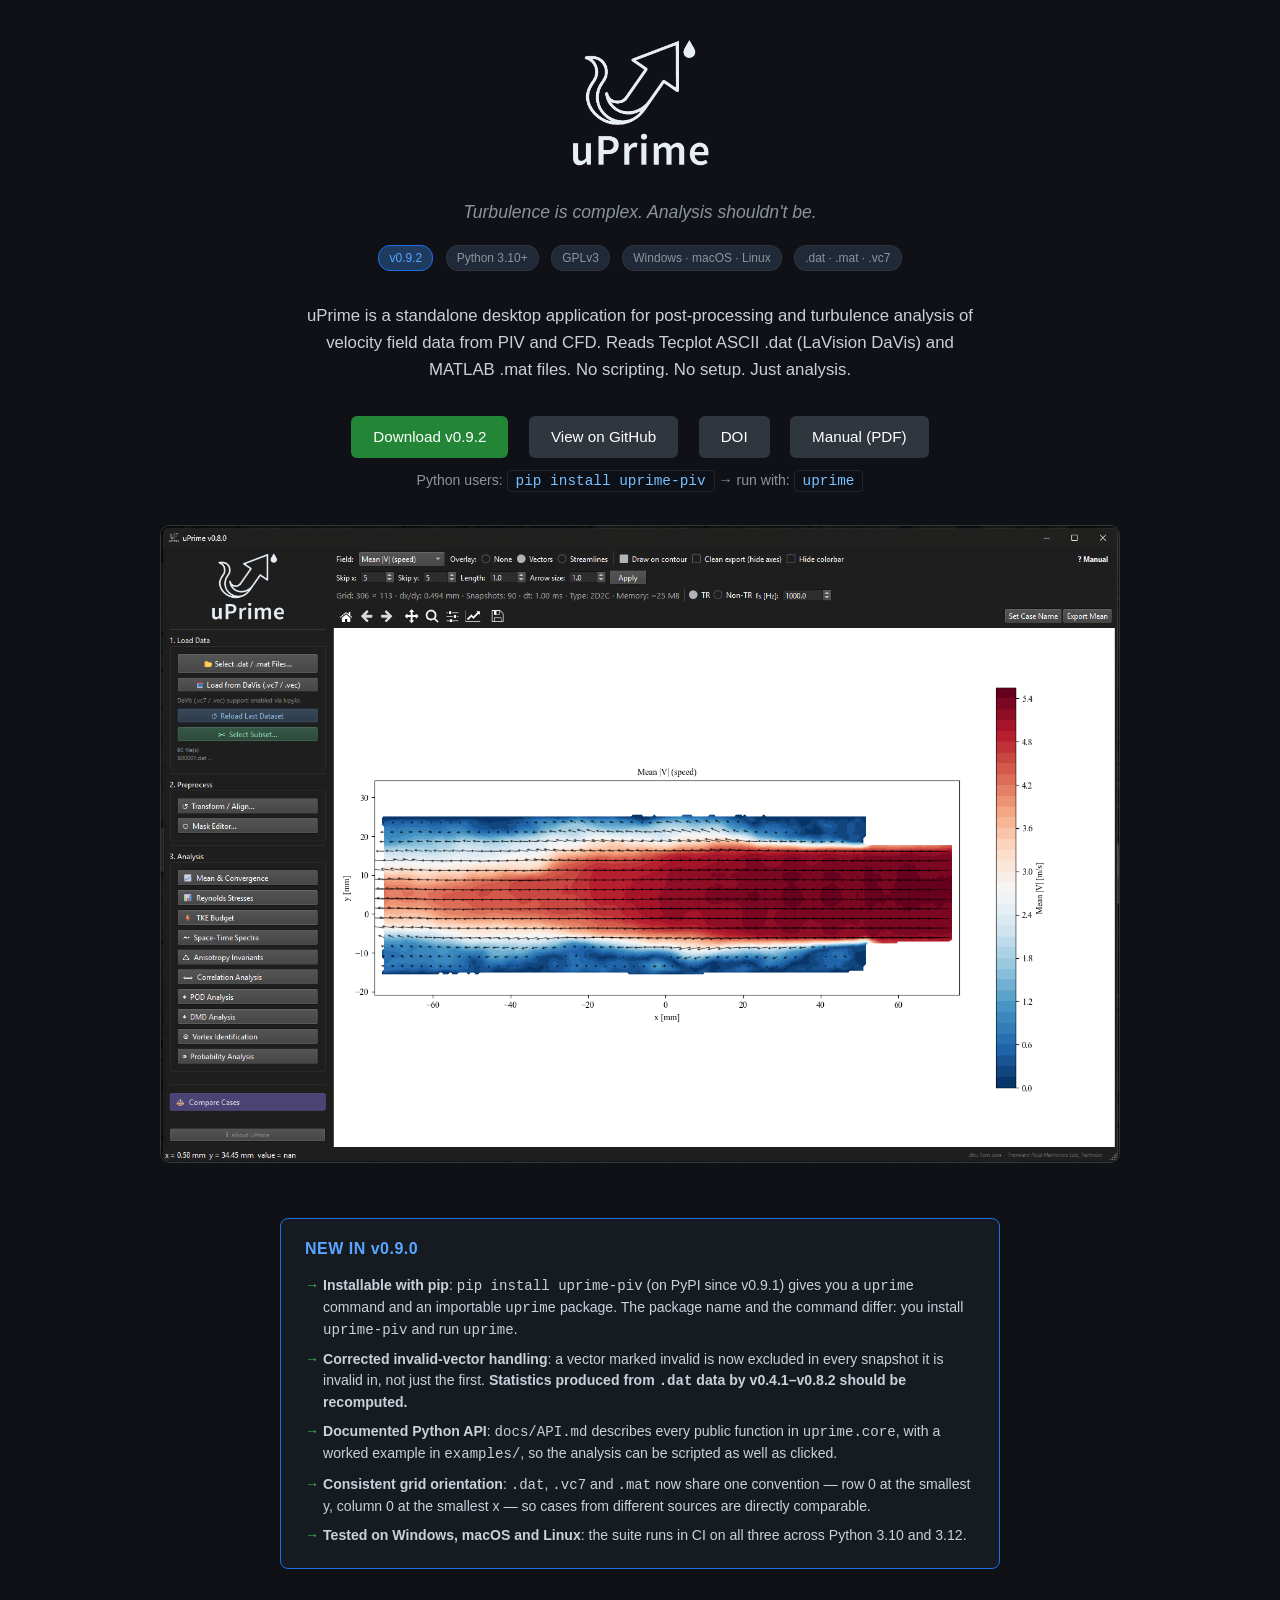
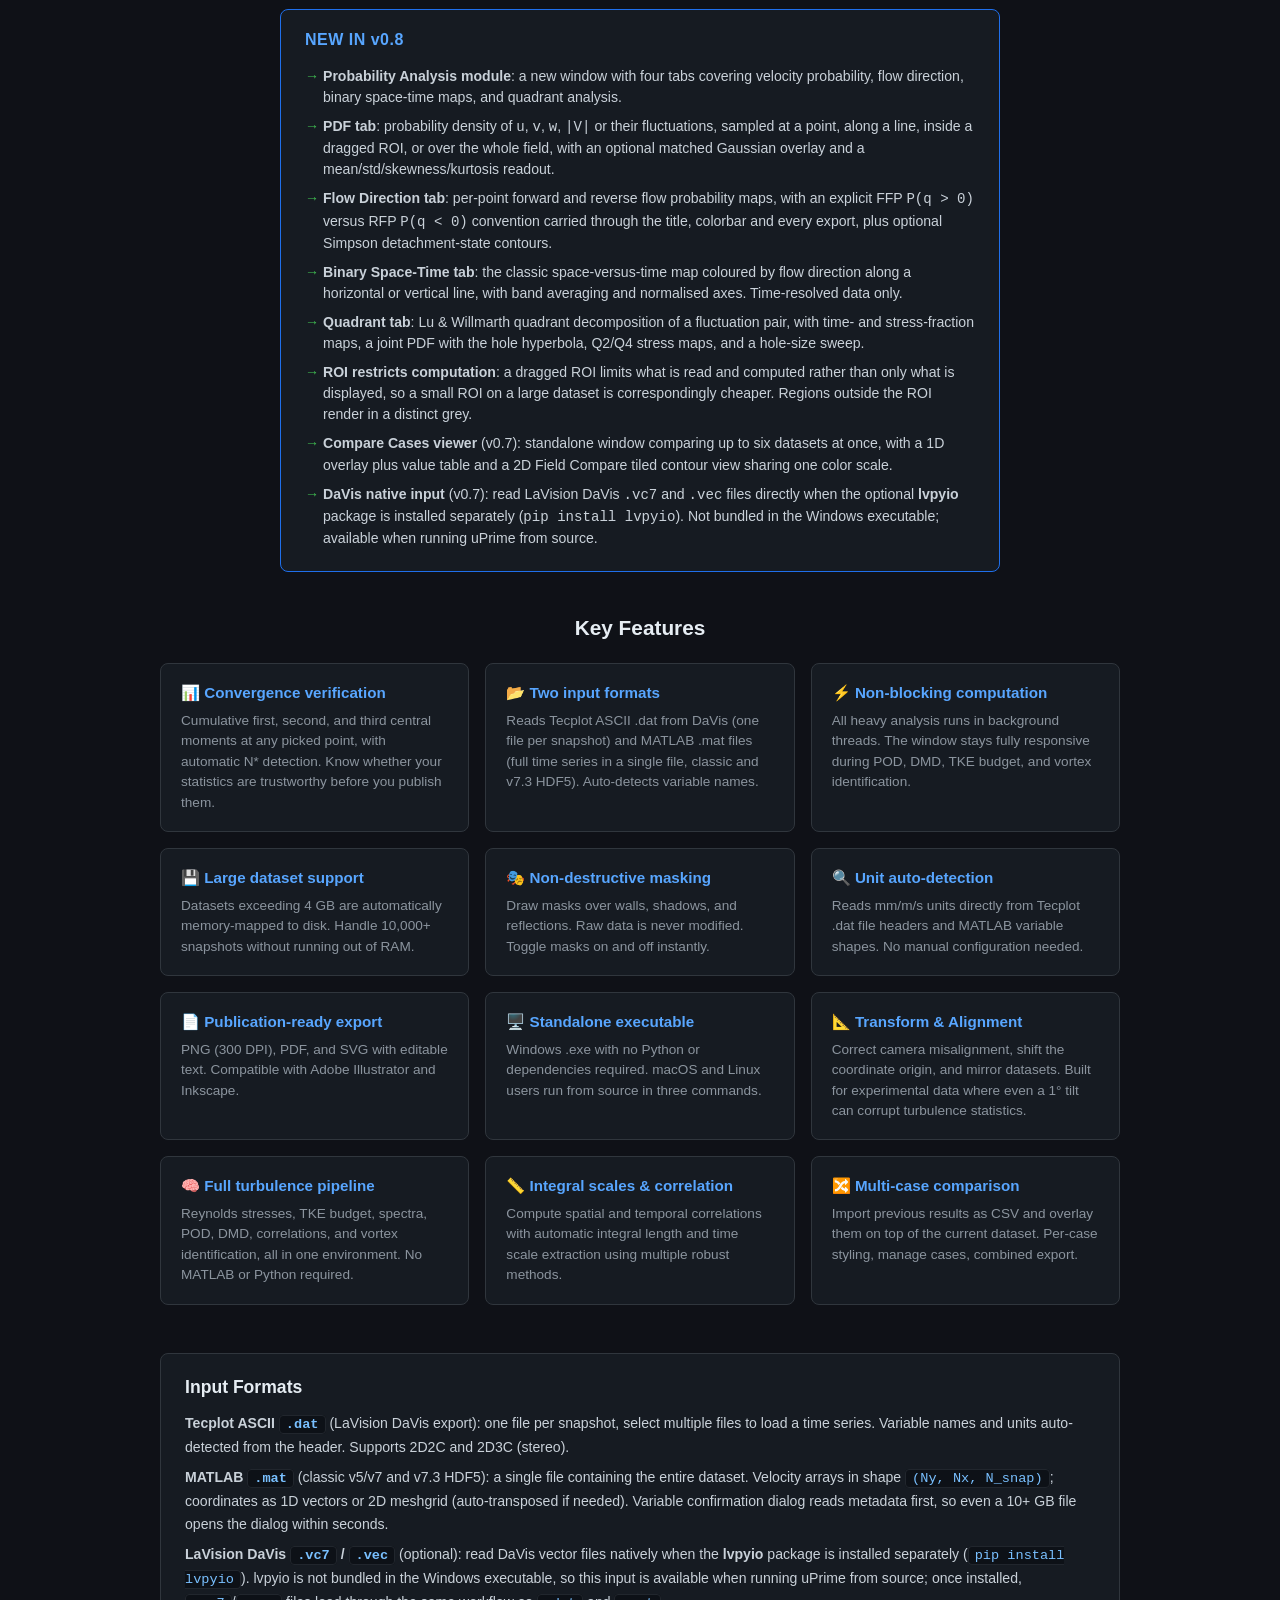
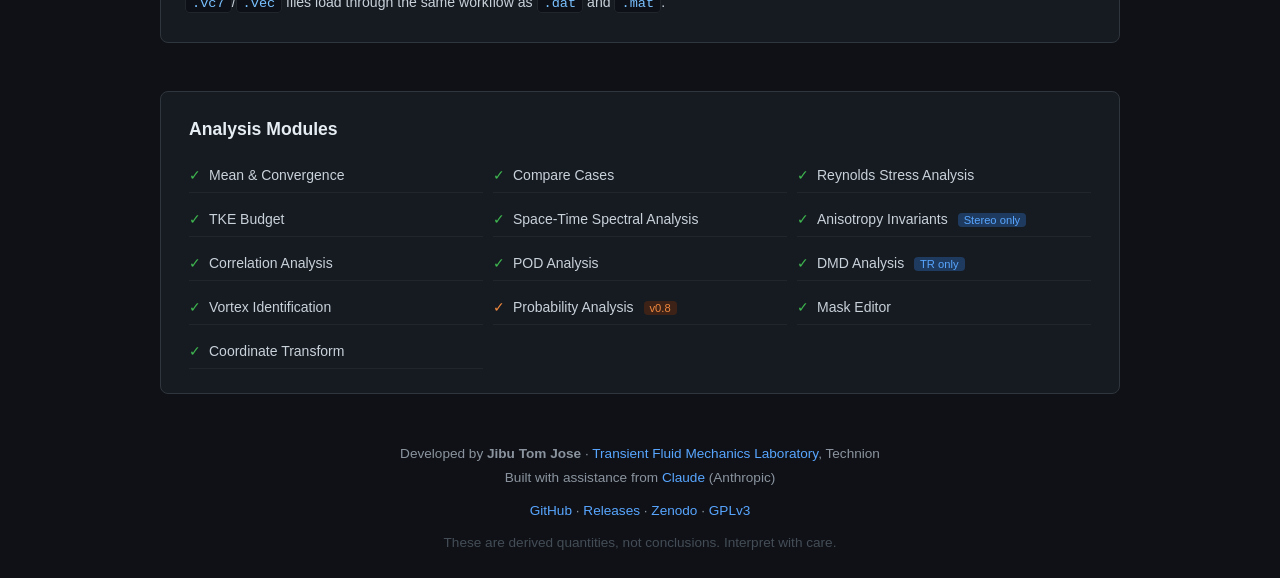
<file: index.html>
<!DOCTYPE html>
<html>
<head>
  <meta charset="UTF-8">
  <title>uPrime - PIV & CFD Velocity Field Analysis Software</title>
  <meta name="description" content="GUI-based velocity field analysis software for PIV and CFD. Turbulence analysis without scripting. Velocity PDFs, backflow probability and quadrant analysis. Reads Tecplot .dat and MATLAB .mat files.">
  <meta name="keywords" content="PIV, CFD, turbulence, Reynolds stresses, TKE budget, POD, DMD, vortex identification, probability density function, quadrant analysis, backflow, MATLAB mat, DaVis, open source">
  <meta name="msvalidate.01" content="B8145C4EA0D9F4D5F2A67E683A145639" />
  <meta property="og:title" content="uPrime - PIV & CFD Velocity Field Analysis">
  <meta property="og:description" content="Standalone desktop application for turbulence post-processing. No scripting required.">
  <meta property="og:type" content="website">
  <style>
    * { box-sizing: border-box; margin: 0; padding: 0; }
    body {
      font-family: -apple-system, BlinkMacSystemFont, "Segoe UI", Arial, sans-serif;
      background: #0f1117;
      color: #e6edf3;
      text-align: center;
      padding: 40px 20px;
      line-height: 1.5;
    }
    .container {
      max-width: 960px;
      margin: auto;
    }
    .logo {
      width: 140px;
      margin-bottom: 16px;
    }
    h1 {
      font-size: 2.8rem;
      font-weight: 700;
      margin-bottom: 6px;
    }
    .tagline {
      font-style: italic;
      color: #8b949e;
      font-size: 1.1rem;
      margin-bottom: 16px;
    }
    .description {
      font-size: 1.05rem;
      color: #c9d1d9;
      max-width: 680px;
      margin: 0 auto 24px;
      line-height: 1.6;
    }
    .buttons {
      margin-bottom: 32px;
    }
    .pip-install {
      margin: 4px 0 0;
      font-size: 0.88rem;
      color: #8b949e;
    }
    .pip-install code {
      background: #0d1117;
      padding: 2px 8px;
      border-radius: 4px;
      color: #79c0ff;
      font-size: 0.9rem;
      border: 1px solid #21262d;
    }
    a.button {
      display: inline-block;
      margin: 8px;
      padding: 10px 22px;
      background: #238636;
      color: white;
      border-radius: 6px;
      text-decoration: none;
      font-size: 0.95rem;
      transition: background 0.15s;
    }
    a.button:hover {
      background: #2ea043;
    }
    a.secondary {
      background: #30363d;
    }
    a.secondary:hover {
      background: #424a53;
    }
    .gui-img {
      width: 100%;
      border-radius: 10px;
      margin-bottom: 48px;
      border: 1px solid #30363d;
    }
    .badge {
      display: inline-block;
      background: #1f2937;
      color: #8b949e;
      font-size: 0.75rem;
      padding: 3px 10px;
      border-radius: 12px;
      margin: 4px;
      border: 1px solid #30363d;
    }
    .badge.highlight {
      background: #1f3a5f;
      color: #58a6ff;
      border-color: #1f6feb;
    }
    .badges {
      margin-bottom: 28px;
    }
    .whats-new {
      background: #161b22;
      border: 1px solid #1f6feb;
      border-radius: 8px;
      padding: 18px 24px;
      margin: 0 auto 40px;
      max-width: 720px;
      text-align: left;
    }
    .whats-new h2 {
      font-size: 1.0rem;
      color: #58a6ff;
      margin-bottom: 10px;
      letter-spacing: 0.5px;
    }
    .whats-new ul {
      list-style: none;
      padding-left: 0;
    }
    .whats-new li {
      font-size: 0.88rem;
      color: #c9d1d9;
      padding: 4px 0;
      padding-left: 18px;
      position: relative;
    }
    .whats-new li::before {
      content: "→";
      position: absolute;
      left: 0;
      color: #3fb950;
    }
    .features {
      display: grid;
      grid-template-columns: repeat(auto-fit, minmax(260px, 1fr));
      gap: 16px;
      text-align: left;
      margin-bottom: 48px;
    }
    .feature-card {
      background: #161b22;
      border: 1px solid #30363d;
      border-radius: 8px;
      padding: 18px 20px;
    }
    .feature-card h3 {
      font-size: 0.95rem;
      color: #58a6ff;
      margin-bottom: 6px;
    }
    .feature-card p {
      font-size: 0.85rem;
      color: #8b949e;
      line-height: 1.5;
    }
    .modules {
      text-align: left;
      background: #161b22;
      border: 1px solid #30363d;
      border-radius: 8px;
      padding: 24px 28px;
      margin-bottom: 48px;
    }
    .modules h2 {
      font-size: 1.1rem;
      margin-bottom: 16px;
      color: #e6edf3;
    }
    .module-grid {
      display: grid;
      grid-template-columns: repeat(auto-fit, minmax(220px, 1fr));
      gap: 10px;
    }
    .module-item {
      font-size: 0.875rem;
      color: #c9d1d9;
      padding: 6px 0;
      border-bottom: 1px solid #21262d;
    }
    .module-item span.check {
      color: #3fb950;
      margin-right: 8px;
    }
    .module-item.new span.check {
      color: #f0883e;
    }
    .module-badge {
      font-size: 0.7rem;
      background: #1f3a5f;
      color: #58a6ff;
      padding: 1px 6px;
      border-radius: 4px;
      margin-left: 6px;
    }
    .module-badge.new {
      background: #3d2317;
      color: #f0883e;
    }
    .formats {
      text-align: left;
      background: #161b22;
      border: 1px solid #30363d;
      border-radius: 8px;
      padding: 20px 24px;
      margin-bottom: 48px;
    }
    .formats h2 {
      font-size: 1.1rem;
      margin-bottom: 12px;
      color: #e6edf3;
    }
    .formats p {
      font-size: 0.88rem;
      color: #c9d1d9;
      margin-bottom: 8px;
      line-height: 1.6;
    }
    .formats code {
      background: #0d1117;
      padding: 1px 6px;
      border-radius: 4px;
      color: #79c0ff;
      font-size: 0.85rem;
      border: 1px solid #21262d;
    }
    .footer {
      color: #8b949e;
      font-size: 0.85rem;
      margin-top: 24px;
      line-height: 1.8;
    }
    .footer a {
      color: #58a6ff;
      text-decoration: none;
    }
    .footer a:hover {
      text-decoration: underline;
    }
    h2.section-title {
      font-size: 1.3rem;
      margin-bottom: 20px;
      color: #e6edf3;
    }
  </style>
</head>
<body>
<div class="container">

  <!-- Logo -->
  <img class="logo" src="uprime/assets/logo_dark.png" alt="uPrime logo">

  <!-- Tagline -->
  <p class="tagline">Turbulence is complex. Analysis shouldn't be.</p>

  <!-- Badges -->
  <div class="badges">
    <span class="badge highlight">v0.9.2</span>
    <span class="badge">Python 3.10+</span>
    <span class="badge">GPLv3</span>
    <span class="badge">Windows · macOS · Linux</span>
    <span class="badge">.dat &middot; .mat &middot; .vc7</span>
  </div>

  <!-- Description -->
  <p class="description">
    uPrime is a standalone desktop application for post-processing and turbulence analysis
    of velocity field data from PIV and CFD. Reads Tecplot ASCII .dat (LaVision DaVis) and
    MATLAB .mat files. No scripting. No setup. Just analysis.
  </p>

  <!-- Buttons -->
  <div class="buttons">
    <a class="button" href="https://github.com/CmdrRyder/uPrime/releases/latest">Download v0.9.2</a>
    <a class="button secondary" href="https://github.com/CmdrRyder/uPrime">View on GitHub</a>
    <a class="button secondary" href="https://doi.org/10.5281/zenodo.19376184">DOI</a>
    <a class="button secondary" href="docs/Manual.pdf">Manual (PDF)</a>
    <p class="pip-install">Python users: <code>pip install uprime-piv</code> &rarr; run with: <code>uprime</code></p>
  </div>

  <!-- GUI Screenshot -->
  <img class="gui-img" src="docs/images/gui_v08.png" alt="uPrime v0.8 GUI">

  <!-- What's New -->
  <div class="whats-new">
    <h2>NEW IN v0.9.0</h2>
    <ul>
      <li><strong>Installable with pip</strong>: <code>pip install uprime-piv</code> (on PyPI
          since v0.9.1) gives you a <code>uprime</code> command and an importable
          <code>uprime</code> package. The package name and the command differ: you
          install <code>uprime-piv</code> and run <code>uprime</code>.</li>
      <li><strong>Corrected invalid-vector handling</strong>: a vector marked invalid is now
          excluded in every snapshot it is invalid in, not just the first. <strong>Statistics
          produced from <code>.dat</code> data by v0.4.1&ndash;v0.8.2 should be
          recomputed.</strong></li>
      <li><strong>Documented Python API</strong>: <code>docs/API.md</code> describes every
          public function in <code>uprime.core</code>, with a worked example in
          <code>examples/</code>, so the analysis can be scripted as well as clicked.</li>
      <li><strong>Consistent grid orientation</strong>: <code>.dat</code>, <code>.vc7</code> and
          <code>.mat</code> now share one convention &mdash; row 0 at the smallest y, column 0 at
          the smallest x &mdash; so cases from different sources are directly comparable.</li>
      <li><strong>Tested on Windows, macOS and Linux</strong>: the suite runs in CI on all three
          across Python 3.10 and 3.12.</li>
    </ul>
  </div>

  <div class="whats-new">
    <h2>NEW IN v0.8</h2>
    <ul>
      <li><strong>Probability Analysis module</strong>: a new window with four tabs covering velocity probability, flow direction, binary space-time maps, and quadrant analysis.</li>
      <li><strong>PDF tab</strong>: probability density of <code>u</code>, <code>v</code>, <code>w</code>, <code>|V|</code> or their fluctuations, sampled at a point, along a line, inside a dragged ROI, or over the whole field, with an optional matched Gaussian overlay and a mean/std/skewness/kurtosis readout.</li>
      <li><strong>Flow Direction tab</strong>: per-point forward and reverse flow probability maps, with an explicit FFP <code>P(q &gt; 0)</code> versus RFP <code>P(q &lt; 0)</code> convention carried through the title, colorbar and every export, plus optional Simpson detachment-state contours.</li>
      <li><strong>Binary Space-Time tab</strong>: the classic space-versus-time map coloured by flow direction along a horizontal or vertical line, with band averaging and normalised axes. Time-resolved data only.</li>
      <li><strong>Quadrant tab</strong>: Lu &amp; Willmarth quadrant decomposition of a fluctuation pair, with time- and stress-fraction maps, a joint PDF with the hole hyperbola, Q2/Q4 stress maps, and a hole-size sweep.</li>
      <li><strong>ROI restricts computation</strong>: a dragged ROI limits what is read and computed rather than only what is displayed, so a small ROI on a large dataset is correspondingly cheaper. Regions outside the ROI render in a distinct grey.</li>
      <li><strong>Compare Cases viewer</strong> (v0.7): standalone window comparing up to six datasets at once, with a 1D overlay plus value table and a 2D Field Compare tiled contour view sharing one color scale.</li>
      <li><strong>DaVis native input</strong> (v0.7): read LaVision DaVis <code>.vc7</code> and <code>.vec</code> files directly when the optional <strong>lvpyio</strong> package is installed separately (<code>pip install lvpyio</code>). Not bundled in the Windows executable; available when running uPrime from source.</li>
    </ul>
  </div>

  <!-- Key Features -->
  <h2 class="section-title">Key Features</h2>
  <div class="features">
    <div class="feature-card">
      <h3>📊 Convergence verification</h3>
      <p>Cumulative first, second, and third central moments at any picked point, with automatic N* detection. Know whether your statistics are trustworthy before you publish them.</p>
    </div>
    <div class="feature-card">
      <h3>📂 Two input formats</h3>
      <p>Reads Tecplot ASCII .dat from DaVis (one file per snapshot) and MATLAB .mat files (full time series in a single file, classic and v7.3 HDF5). Auto-detects variable names.</p>
    </div>
    <div class="feature-card">
      <h3>⚡ Non-blocking computation</h3>
      <p>All heavy analysis runs in background threads. The window stays fully responsive during POD, DMD, TKE budget, and vortex identification.</p>
    </div>
    <div class="feature-card">
      <h3>💾 Large dataset support</h3>
      <p>Datasets exceeding 4 GB are automatically memory-mapped to disk. Handle 10,000+ snapshots without running out of RAM.</p>
    </div>
    <div class="feature-card">
      <h3>🎭 Non-destructive masking</h3>
      <p>Draw masks over walls, shadows, and reflections. Raw data is never modified. Toggle masks on and off instantly.</p>
    </div>
    <div class="feature-card">
      <h3>🔍 Unit auto-detection</h3>
      <p>Reads mm/m/s units directly from Tecplot .dat file headers and MATLAB variable shapes. No manual configuration needed.</p>
    </div>
    <div class="feature-card">
      <h3>📄 Publication-ready export</h3>
      <p>PNG (300 DPI), PDF, and SVG with editable text. Compatible with Adobe Illustrator and Inkscape.</p>
    </div>
    <div class="feature-card">
      <h3>🖥️ Standalone executable</h3>
      <p>Windows .exe with no Python or dependencies required. macOS and Linux users run from source in three commands.</p>
    </div>
    <div class="feature-card">
      <h3>📐 Transform &amp; Alignment</h3>
      <p>Correct camera misalignment, shift the coordinate origin, and mirror datasets. Built for experimental data where even a 1° tilt can corrupt turbulence statistics.</p>
    </div>
    <div class="feature-card">
      <h3>🧠 Full turbulence pipeline</h3>
      <p>Reynolds stresses, TKE budget, spectra, POD, DMD, correlations, and vortex identification, all in one environment. No MATLAB or Python required.</p>
    </div>
    <div class="feature-card">
      <h3>📏 Integral scales &amp; correlation</h3>
      <p>Compute spatial and temporal correlations with automatic integral length and time scale extraction using multiple robust methods.</p>
    </div>
    <div class="feature-card">
      <h3>🔀 Multi-case comparison</h3>
      <p>Import previous results as CSV and overlay them on top of the current dataset. Per-case styling, manage cases, combined export.</p>
    </div>
  </div>

  <!-- Input Formats -->
  <div class="formats">
    <h2>Input Formats</h2>
    <p>
      <strong>Tecplot ASCII <code>.dat</code></strong> (LaVision DaVis export):
      one file per snapshot, select multiple files to load a time series.
      Variable names and units auto-detected from the header. Supports 2D2C and 2D3C (stereo).
    </p>
    <p>
      <strong>MATLAB <code>.mat</code></strong> (classic v5/v7 and v7.3 HDF5):
      a single file containing the entire dataset. Velocity arrays in shape <code>(Ny, Nx, N_snap)</code>;
      coordinates as 1D vectors or 2D meshgrid (auto-transposed if needed). Variable confirmation dialog
      reads metadata first, so even a 10+ GB file opens the dialog within seconds.
    </p>
    <p>
      <strong>LaVision DaVis <code>.vc7</code> / <code>.vec</code></strong> (optional):
      read DaVis vector files natively when the <strong>lvpyio</strong> package is installed
      separately (<code>pip install lvpyio</code>). lvpyio is not bundled in the Windows
      executable, so this input is available when running uPrime from source; once installed,
      <code>.vc7</code>/<code>.vec</code> files load through the same workflow as <code>.dat</code> and <code>.mat</code>.
    </p>
  </div>

  <!-- Analysis Modules -->
  <div class="modules">
    <h2>Analysis Modules</h2>
    <div class="module-grid">
      <div class="module-item"><span class="check">✓</span>Mean &amp; Convergence</div>
      <div class="module-item"><span class="check">✓</span>Compare Cases</div>
      <div class="module-item"><span class="check">✓</span>Reynolds Stress Analysis</div>
      <div class="module-item"><span class="check">✓</span>TKE Budget</div>
      <div class="module-item"><span class="check">✓</span>Space-Time Spectral Analysis</div>
      <div class="module-item"><span class="check">✓</span>Anisotropy Invariants <span class="module-badge">Stereo only</span></div>
      <div class="module-item"><span class="check">✓</span>Correlation Analysis</div>
      <div class="module-item"><span class="check">✓</span>POD Analysis</div>
      <div class="module-item"><span class="check">✓</span>DMD Analysis <span class="module-badge">TR only</span></div>
      <div class="module-item"><span class="check">✓</span>Vortex Identification</div>
      <div class="module-item new"><span class="check">✓</span>Probability Analysis <span class="module-badge new">v0.8</span></div>
      <div class="module-item"><span class="check">✓</span>Mask Editor</div>
      <div class="module-item"><span class="check">✓</span>Coordinate Transform</div>
    </div>
  </div>

  <!-- Footer -->
  <div class="footer">
    <p>Developed by <strong>Jibu Tom Jose</strong> &middot;
       <a href="https://www.tfmltechnion.com/" target="_blank">Transient Fluid Mechanics Laboratory</a>, Technion</p>
    <p>Built with assistance from <a href="https://www.anthropic.com" target="_blank">Claude</a> (Anthropic)</p>
    <p style="margin-top:8px;">
      <a href="https://github.com/CmdrRyder/uPrime">GitHub</a> &middot;
      <a href="https://github.com/CmdrRyder/uPrime/releases">Releases</a> &middot;
      <a href="https://doi.org/10.5281/zenodo.19376184">Zenodo</a> &middot;
      <a href="https://www.gnu.org/licenses/gpl-3.0.en.html">GPLv3</a>
    </p>
    <p style="margin-top:8px; color:#444d56;">These are derived quantities, not conclusions. Interpret with care.</p>
  </div>

</div>
</body>
</html>
</file>
